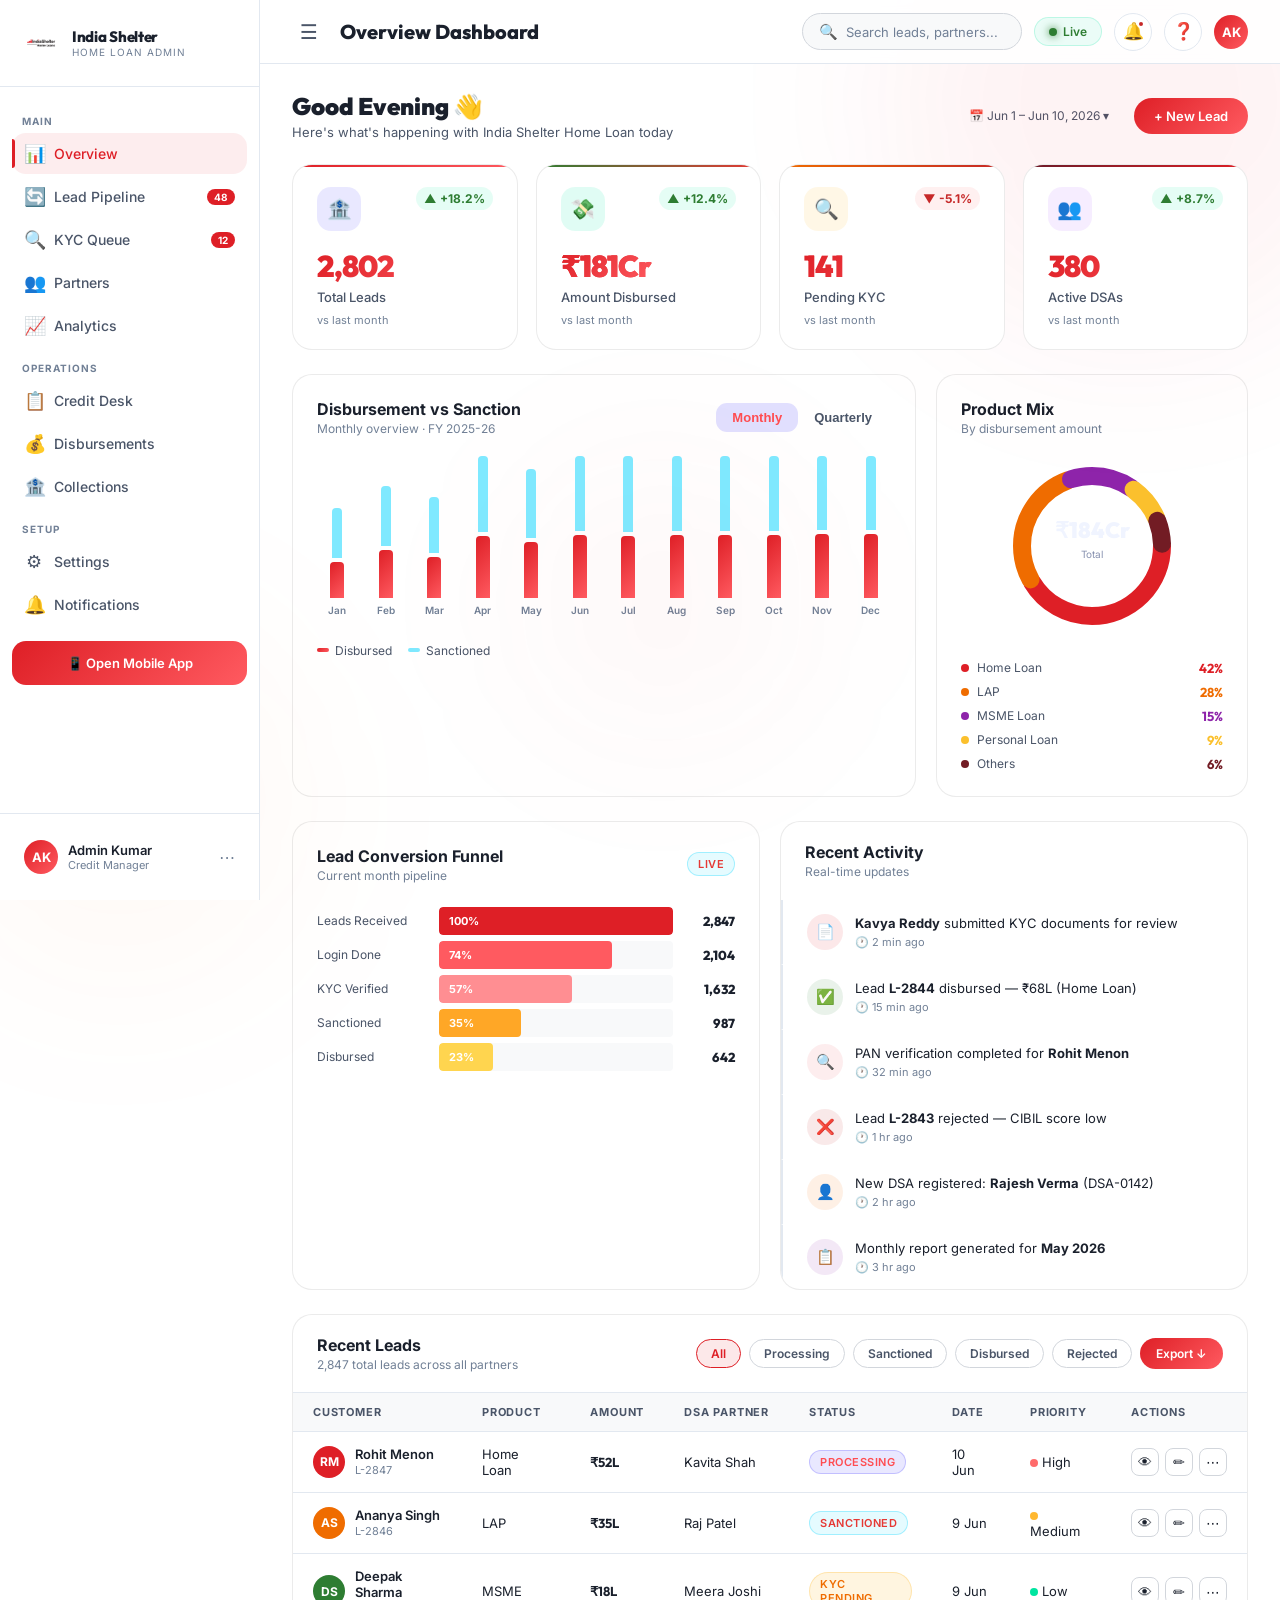
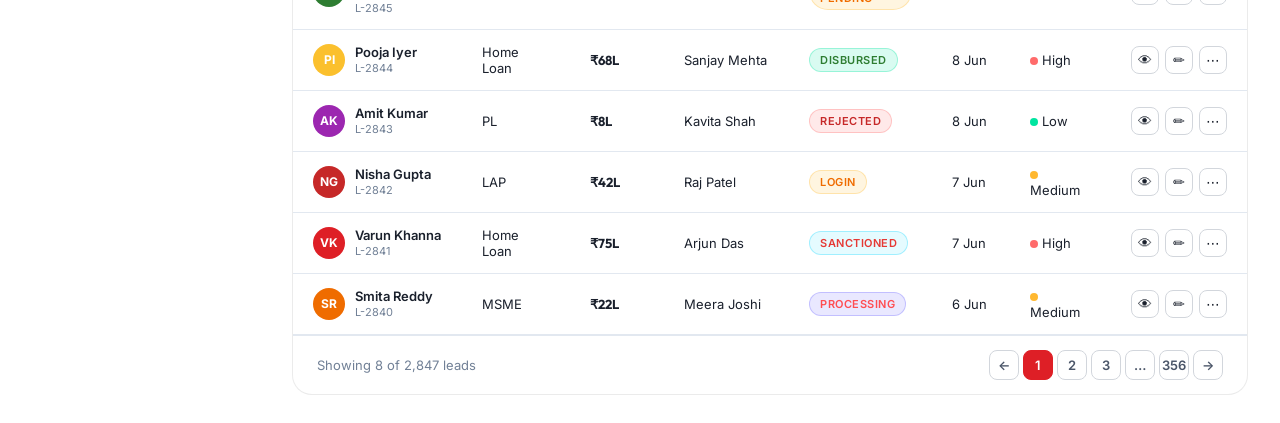
<file: dashboard.html>
<!DOCTYPE html>
<html lang="en">
<head>
  <meta charset="UTF-8">
  <meta name="viewport" content="width=device-width, initial-scale=1.0, maximum-scale=1.0, user-scalable=0, viewport-fit=cover">
  <meta name="description" content="India Shelter Home Loan — Lead Tracking & Partner Management Dashboard for DSA operations">
  <title>India Shelter Home Loan — Lead Dashboard</title>
  <link rel="stylesheet" href="css/style.css">
  <link rel="stylesheet" href="css/dashboard.css">
</head>
<body class="dashboard-view">

<!-- Background -->
<div class="bg-orb bg-orb-1"></div>
<div class="bg-orb bg-orb-2"></div>
<div class="bg-orb bg-orb-3"></div>

<!-- ═══════════════════════════════════════════════
     SIDEBAR
     ═══════════════════════════════════════════════ -->
<aside class="sidebar">
  <div class="sidebar-logo">
    <div class="sidebar-logo-icon" style="background:transparent; padding:2px;">
      <img src="icons/icon-192.png?v=3" alt="India Shelter Logo" style="width:100%;height:100%;object-fit:contain;border-radius:6px;">
    </div>
    <div class="sidebar-logo-text">
      <div class="sidebar-logo-name">India Shelter</div>
      <div class="sidebar-logo-sub">Home Loan Admin</div>
    </div>
  </div>

  <nav class="sidebar-nav">
    <div class="sidebar-section-label">Main</div>
    <div class="sidebar-item active" data-page="page-overview" id="nav-overview">
      <span class="sidebar-item-icon">📊</span>
      Overview
    </div>
    <div class="sidebar-item" data-page="page-pipeline" id="nav-pipeline">
      <span class="sidebar-item-icon">🔄</span>
      Lead Pipeline
      <span class="sidebar-badge">48</span>
    </div>
    <div class="sidebar-item" data-page="page-kyc" id="nav-kyc">
      <span class="sidebar-item-icon">🔍</span>
      KYC Queue
      <span class="sidebar-badge" style="background:var(--clr-amber)">12</span>
    </div>
    <div class="sidebar-item" data-page="page-partners" id="nav-partners">
      <span class="sidebar-item-icon">👥</span>
      Partners
    </div>
    <div class="sidebar-item" data-page="page-analytics" id="nav-analytics">
      <span class="sidebar-item-icon">📈</span>
      Analytics
    </div>

    <div class="sidebar-section-label">Operations</div>
    <div class="sidebar-item" onclick="alert('Coming soon!')">
      <span class="sidebar-item-icon">📋</span>
      Credit Desk
    </div>
    <div class="sidebar-item" onclick="alert('Coming soon!')">
      <span class="sidebar-item-icon">💰</span>
      Disbursements
    </div>
    <div class="sidebar-item" onclick="alert('Coming soon!')">
      <span class="sidebar-item-icon">🏦</span>
      Collections
    </div>

    <div class="sidebar-section-label">Setup</div>
    <div class="sidebar-item" onclick="alert('Coming soon!')">
      <span class="sidebar-item-icon">⚙️</span>
      Settings
    </div>
    <div class="sidebar-item" onclick="alert('Coming soon!')">
      <span class="sidebar-item-icon">🔔</span>
      Notifications
    </div>

    <div style="margin-top:16px">
      <a href="index.html" class="btn-primary" style="width:100%;text-decoration:none;font-size:13px;justify-content:center;border-radius:var(--radius-md)">
        📱 Open Mobile App
      </a>
    </div>
  </nav>

  <div class="sidebar-footer">
    <div class="sidebar-user">
      <div class="sidebar-user-avatar">AK</div>
      <div>
        <div class="sidebar-user-name">Admin Kumar</div>
        <div class="sidebar-user-role">Credit Manager</div>
      </div>
      <div style="margin-left:auto;font-size:16px;cursor:pointer;color:var(--text-muted)">⋯</div>
    </div>
  </div>
</aside>

<!-- ═══════════════════════════════════════════════
     MAIN CONTENT
     ═══════════════════════════════════════════════ -->
<main class="main-content">

  <!-- Top Header -->
  <header class="top-header">
    <div style="display:flex;align-items:center;gap:14px">
      <button id="sidebar-toggle" class="btn-ghost" style="font-size:20px;padding:8px">☰</button>
      <div class="top-header-title">Overview Dashboard</div>
    </div>
    <div class="top-header-right">
      <div class="header-search">
        <span style="color:var(--text-muted);font-size:15px">🔍</span>
        <input type="text" placeholder="Search leads, partners...">
      </div>
      <div style="display:flex;align-items:center;gap:6px;background:rgba(0,229,160,0.08);border:1px solid rgba(0,229,160,0.2);border-radius:var(--radius-full);padding:6px 14px">
        <span class="status-dot online"></span>
        <span style="font-size:12px;font-weight:600;color:var(--clr-emerald)">Live</span>
      </div>
      <button id="notif-btn" class="header-icon-btn tooltip" data-tip="Notifications">
        🔔
        <div class="notif-dot"></div>
      </button>
      <button class="header-icon-btn tooltip" data-tip="Help">❓</button>
      <div style="width:34px;height:34px;background:var(--grad-primary);border-radius:50%;display:flex;align-items:center;justify-content:center;font-size:13px;font-weight:700;color:white;cursor:pointer">AK</div>
    </div>
  </header>

  <!-- Notification Panel -->
  <div class="notification-panel" id="notif-panel">
    <div class="notif-header">
      <div style="font-size:14px;font-weight:700">Notifications</div>
      <div class="badge badge-primary">6 new</div>
    </div>
    <div class="notif-item unread">
      <div class="notif-item-title">🔍 New KYC submission</div>
      <div class="notif-item-text">Kavya Reddy has submitted all KYC documents</div>
      <div class="notif-item-time">2 minutes ago</div>
    </div>
    <div class="notif-item unread">
      <div class="notif-item-title">✅ Lead Disbursed</div>
      <div class="notif-item-text">L-2844 · ₹68L Home Loan disbursed successfully</div>
      <div class="notif-item-time">15 minutes ago</div>
    </div>
    <div class="notif-item unread">
      <div class="notif-item-title">⚠️ CIBIL Alert</div>
      <div class="notif-item-text">Lead L-2843 CIBIL score below threshold (612)</div>
      <div class="notif-item-time">1 hour ago</div>
    </div>
    <div class="notif-item">
      <div class="notif-item-title">👤 New DSA Registration</div>
      <div class="notif-item-text">Rajesh Kumar Sharma · DSA-08421 pending review</div>
      <div class="notif-item-time">2 hours ago</div>
    </div>
    <div style="padding:14px 20px;text-align:center">
      <span style="font-size:13px;color:var(--clr-primary-l);cursor:pointer;font-weight:600">View All Notifications →</span>
    </div>
  </div>

  <!-- ══ PAGE: OVERVIEW ══════════════════════════ -->
  <div id="page-overview" class="page-content">

    <!-- Page Title Bar -->
    <div style="display:flex;align-items:center;justify-content:space-between;margin-bottom:24px">
      <div>
        <h1 style="font-size:24px;font-weight:900;font-family:var(--font-display)">Good Evening 👋</h1>
        <p style="font-size:13px;color:var(--text-secondary);margin-top:3px">Here's what's happening with India Shelter Home Loan today</p>
      </div>
      <div style="display:flex;gap:10px;align-items:center">
        <div class="date-range">📅 Jun 1 – Jun 10, 2026 ▾</div>
        <button class="btn-primary" style="font-size:13px;padding:10px 20px">+ New Lead</button>
      </div>
    </div>

    <!-- KPI Cards -->
    <div class="kpi-grid" id="kpi-grid">
      <!-- rendered by JS -->
    </div>

    <!-- Charts Row -->
    <div class="charts-grid">
      <!-- Monthly Disbursement Bar Chart -->
      <div class="chart-card">
        <div class="chart-header">
          <div>
            <div class="chart-title">Disbursement vs Sanction</div>
            <div class="chart-sub">Monthly overview · FY 2025-26</div>
          </div>
          <div class="tab-row">
            <button class="tab-btn active" data-page="monthly">Monthly</button>
            <button class="tab-btn" data-page="quarterly">Quarterly</button>
          </div>
        </div>
        <div class="bar-chart" id="bar-chart"></div>
        <div style="display:flex;gap:16px;margin-top:14px;padding-top:12px;border-top:1px solid rgba(255,255,255,0.05)">
          <div style="display:flex;align-items:center;gap:6px;font-size:12px;color:var(--text-secondary)">
            <div style="width:12px;height:4px;background:var(--grad-primary);border-radius:2px"></div>Disbursed
          </div>
          <div style="display:flex;align-items:center;gap:6px;font-size:12px;color:var(--text-secondary)">
            <div style="width:12px;height:4px;background:rgba(0,212,255,0.5);border-radius:2px"></div>Sanctioned
          </div>
        </div>
      </div>

      <!-- Donut / Product Mix -->
      <div class="chart-card">
        <div class="chart-header">
          <div>
            <div class="chart-title">Product Mix</div>
            <div class="chart-sub">By disbursement amount</div>
          </div>
        </div>
        <div class="donut-chart-wrap">
          <div id="donut-svg"></div>
          <div class="donut-legend" id="donut-legend"></div>
        </div>
      </div>
    </div>

    <!-- Funnel + Activity Row -->
    <div style="display:grid;grid-template-columns:1fr 1fr;gap:20px;margin-bottom:24px">
      <!-- Lead Funnel -->
      <div class="chart-card">
        <div class="chart-header">
          <div>
            <div class="chart-title">Lead Conversion Funnel</div>
            <div class="chart-sub">Current month pipeline</div>
          </div>
          <span class="badge badge-cyan">Live</span>
        </div>
        <div class="funnel-chart" id="funnel-chart"></div>
      </div>

      <!-- Activity Feed -->
      <div class="chart-card" style="padding:0;overflow:hidden">
        <div style="padding:20px 24px;border-bottom:1px solid rgba(255,255,255,0.06)">
          <div class="chart-title">Recent Activity</div>
          <div class="chart-sub">Real-time updates</div>
        </div>
        <div class="activity-feed" id="activity-feed"></div>
      </div>
    </div>

    <!-- Lead Table -->
    <div class="data-table-wrap">
      <div class="data-table-header">
        <div>
          <div style="font-size:16px;font-weight:700">Recent Leads</div>
          <div style="font-size:12px;color:var(--text-muted);margin-top:2px">2,847 total leads across all partners</div>
        </div>
        <div class="table-filters">
          <div class="filter-pill active" data-filter="all">All</div>
          <div class="filter-pill" data-filter="processing">Processing</div>
          <div class="filter-pill" data-filter="sanctioned">Sanctioned</div>
          <div class="filter-pill" data-filter="disbursed">Disbursed</div>
          <div class="filter-pill" data-filter="rejected">Rejected</div>
          <button class="btn-primary" style="font-size:12px;padding:8px 16px">Export ↓</button>
        </div>
      </div>
      <div style="overflow-x:auto">
        <table>
          <thead>
            <tr>
              <th>Customer</th>
              <th>Product</th>
              <th>Amount</th>
              <th>DSA Partner</th>
              <th>Status</th>
              <th>Date</th>
              <th>Priority</th>
              <th>Actions</th>
            </tr>
          </thead>
          <tbody id="lead-tbody"></tbody>
        </table>
      </div>
      <div class="table-footer">
        <div style="font-size:13px;color:var(--text-muted)">Showing 8 of 2,847 leads</div>
        <div class="pagination">
          <div class="page-btn">←</div>
          <div class="page-btn active">1</div>
          <div class="page-btn">2</div>
          <div class="page-btn">3</div>
          <div class="page-btn">…</div>
          <div class="page-btn">356</div>
          <div class="page-btn">→</div>
        </div>
      </div>
    </div>
  </div>

  <!-- ══ PAGE: PIPELINE ══════════════════════════ -->
  <div id="page-pipeline" class="page-content">
    <div style="display:flex;align-items:center;justify-content:space-between;margin-bottom:24px">
      <div>
        <h1 style="font-size:24px;font-weight:900;font-family:var(--font-display)">Lead Pipeline</h1>
        <p style="font-size:13px;color:var(--text-secondary);margin-top:3px">48 active leads across 5 stages</p>
      </div>
      <div style="display:flex;gap:10px">
        <div class="date-range">📅 This Month ▾</div>
        <button class="btn-primary" style="font-size:13px;padding:10px 20px">+ Add Lead</button>
      </div>
    </div>

    <!-- Summary Row -->
    <div style="display:flex;gap:12px;margin-bottom:20px;overflow-x:auto;padding-bottom:4px">
      <div style="display:flex;align-items:center;gap:8px;padding:10px 16px;background:rgba(222,31,38,0.08);border:1px solid rgba(222,31,38,0.15);border-radius:var(--radius-full);white-space:nowrap">
        <span class="status-dot" style="background:#DE1F26;box-shadow:0 0 6px #DE1F26"></span>
        <span style="font-size:12px;font-weight:600;color:var(--clr-primary)">Lead In: 3</span>
      </div>
      <div style="display:flex;align-items:center;gap:8px;padding:10px 16px;background:rgba(239,108,0,0.08);border:1px solid rgba(239,108,0,0.15);border-radius:var(--radius-full);white-space:nowrap">
        <span class="status-dot" style="background:#EF6C00;box-shadow:0 0 6px #EF6C00"></span>
        <span style="font-size:12px;font-weight:600;color:var(--clr-cyan)">Login Done: 2</span>
      </div>
      <div style="display:flex;align-items:center;gap:8px;padding:10px 16px;background:rgba(251,192,45,0.08);border:1px solid rgba(251,192,45,0.15);border-radius:var(--radius-full);white-space:nowrap">
        <span class="status-dot" style="background:#FBC02D;box-shadow:0 0 6px #FBC02D"></span>
        <span style="font-size:12px;font-weight:600;color:var(--clr-amber)">KYC: 3</span>
      </div>
      <div style="display:flex;align-items:center;gap:8px;padding:10px 16px;background:rgba(156,39,176,0.08);border:1px solid rgba(156,39,176,0.15);border-radius:var(--radius-full);white-space:nowrap">
        <span class="status-dot" style="background:#9C27B0;box-shadow:0 0 6px #9C27B0"></span>
        <span style="font-size:12px;font-weight:600;color:var(--clr-purple)">Sanctioned: 2</span>
      </div>
      <div style="display:flex;align-items:center;gap:8px;padding:10px 16px;background:rgba(46,125,50,0.08);border:1px solid rgba(46,125,50,0.15);border-radius:var(--radius-full);white-space:nowrap">
        <span class="status-dot" style="background:#2E7D32;box-shadow:0 0 6px #2E7D32"></span>
        <span style="font-size:12px;font-weight:600;color:var(--clr-emerald)">Disbursed: 2</span>
      </div>
    </div>

    <!-- Kanban Board -->
    <div style="overflow-x:auto;padding-bottom:12px">
      <div class="kanban-board" id="kanban-board"></div>
    </div>
  </div>

  <!-- ══ PAGE: KYC QUEUE ═════════════════════════ -->
  <div id="page-kyc" class="page-content">
    <div style="display:flex;align-items:center;justify-content:space-between;margin-bottom:24px">
      <div>
        <h1 style="font-size:24px;font-weight:900;font-family:var(--font-display)">KYC Queue</h1>
        <p style="font-size:13px;color:var(--text-secondary);margin-top:3px">6 pending · 2 approved · 1 rejected</p>
      </div>
      <div style="display:flex;gap:10px">
        <div class="date-range">📅 Today ▾</div>
        <button class="btn-primary" style="font-size:13px;padding:10px 20px" onclick="window.open('index.html','_blank')">📱 Open Onboarding App</button>
      </div>
    </div>

    <!-- KYC Stats Row -->
    <div style="display:grid;grid-template-columns:repeat(4,1fr);gap:14px;margin-bottom:20px">
      <div class="glass-card" style="padding:18px;text-align:center">
        <div style="font-size:28px;font-weight:900;font-family:var(--font-display);color:var(--clr-amber)">12</div>
        <div style="font-size:12px;color:var(--text-muted);margin-top:4px">Pending Review</div>
      </div>
      <div class="glass-card" style="padding:18px;text-align:center">
        <div style="font-size:28px;font-weight:900;font-family:var(--font-display);color:var(--clr-cyan)">3</div>
        <div style="font-size:12px;color:var(--text-muted);margin-top:4px">In Review</div>
      </div>
      <div class="glass-card" style="padding:18px;text-align:center">
        <div style="font-size:28px;font-weight:900;font-family:var(--font-display);color:var(--clr-emerald)">24</div>
        <div style="font-size:12px;color:var(--text-muted);margin-top:4px">Approved Today</div>
      </div>
      <div class="glass-card" style="padding:18px;text-align:center">
        <div style="font-size:28px;font-weight:900;font-family:var(--font-display);color:var(--clr-coral)">2</div>
        <div style="font-size:12px;color:var(--text-muted);margin-top:4px">Rejected</div>
      </div>
    </div>

    <!-- KYC Table -->
    <div class="data-table-wrap">
      <div class="data-table-header">
        <div style="font-size:16px;font-weight:700">KYC Submissions</div>
        <div class="table-filters">
          <div class="filter-pill active">All</div>
          <div class="filter-pill">Pending</div>
          <div class="filter-pill">In Review</div>
          <div class="filter-pill">Approved</div>
          <div class="filter-pill">Rejected</div>
        </div>
      </div>
      <div style="overflow-x:auto">
        <table>
          <thead>
            <tr>
              <th>Partner</th>
              <th>Submitted</th>
              <th>Documents (PAN / Aadhaar / Selfie / Bank)</th>
              <th>Status</th>
              <th>Actions</th>
            </tr>
          </thead>
          <tbody id="kyc-tbody"></tbody>
        </table>
      </div>
    </div>

    <!-- Document Verification Criteria -->
    <div style="display:grid;grid-template-columns:repeat(4,1fr);gap:14px;margin-top:20px">
      <div class="glass-card" style="padding:16px">
        <div style="font-size:20px;margin-bottom:8px">📋</div>
        <div style="font-size:13px;font-weight:700;margin-bottom:4px">PAN Verification</div>
        <div style="font-size:11px;color:var(--text-muted);line-height:1.5">NSDL real-time check · Name match · Active PAN status</div>
      </div>
      <div class="glass-card" style="padding:16px">
        <div style="font-size:20px;margin-bottom:8px">🪪</div>
        <div style="font-size:13px;font-weight:700;margin-bottom:4px">Aadhaar OTP</div>
        <div style="font-size:11px;color:var(--text-muted);line-height:1.5">UIDAI OTP · Address verification · Photo match</div>
      </div>
      <div class="glass-card" style="padding:16px">
        <div style="font-size:20px;margin-bottom:8px">🤖</div>
        <div style="font-size:13px;font-weight:700;margin-bottom:4px">AI Face Match</div>
        <div style="font-size:11px;color:var(--text-muted);line-height:1.5">Live selfie vs Aadhaar · Liveness detection · 95%+ threshold</div>
      </div>
      <div class="glass-card" style="padding:16px">
        <div style="font-size:20px;margin-bottom:8px">🏦</div>
        <div style="font-size:13px;font-weight:700;margin-bottom:4px">Bank Penny Drop</div>
        <div style="font-size:11px;color:var(--text-muted);line-height:1.5">₹1 test transfer · IFSC validation · Name match</div>
      </div>
    </div>
  </div>

  <!-- ══ PAGE: PARTNERS ══════════════════════════ -->
  <div id="page-partners" class="page-content">
    <div style="display:flex;align-items:center;justify-content:space-between;margin-bottom:24px">
      <div>
        <h1 style="font-size:24px;font-weight:900;font-family:var(--font-display)">Partner Management</h1>
        <p style="font-size:13px;color:var(--text-secondary);margin-top:3px">386 active DSAs & partners</p>
      </div>
      <div style="display:flex;gap:10px">
        <button class="btn-outline" style="font-size:13px;padding:10px 20px">Export CSV</button>
        <button class="btn-primary" style="font-size:13px;padding:10px 20px" onclick="window.open('index.html','_blank')">+ Onboard Partner</button>
      </div>
    </div>

    <!-- Partner Type Cards -->
    <div style="display:grid;grid-template-columns:repeat(3,1fr);gap:16px;margin-bottom:24px">
      <div class="glass-card" style="padding:20px;background:linear-gradient(135deg,rgba(108,99,255,0.12),rgba(108,99,255,0.04))">
        <div style="display:flex;align-items:center;justify-content:space-between;margin-bottom:14px">
          <div style="font-size:13px;font-weight:700">DSA Partners</div>
          <span class="badge badge-primary">Primary</span>
        </div>
        <div style="font-size:36px;font-weight:900;font-family:var(--font-display);margin-bottom:4px">248</div>
        <div style="font-size:12px;color:var(--text-muted)">Avg. disbursement: ₹74L/month</div>
        <div style="margin-top:12px">
          <div class="prog-bar-wrap">
            <div class="prog-bar" style="width:68%;background:var(--grad-primary)"></div>
          </div>
          <div style="font-size:11px;color:var(--text-muted);margin-top:4px">68% of total volume</div>
        </div>
      </div>
      <div class="glass-card" style="padding:20px;background:linear-gradient(135deg,rgba(0,212,255,0.1),rgba(0,212,255,0.03))">
        <div style="display:flex;align-items:center;justify-content:space-between;margin-bottom:14px">
          <div style="font-size:13px;font-weight:700">Connectors</div>
          <span class="badge badge-cyan">Referral</span>
        </div>
        <div style="font-size:36px;font-weight:900;font-family:var(--font-display);margin-bottom:4px">104</div>
        <div style="font-size:12px;color:var(--text-muted)">Avg. referral: 4.2 leads/month</div>
        <div style="margin-top:12px">
          <div class="prog-bar-wrap">
            <div class="prog-bar" style="width:22%;background:linear-gradient(90deg,var(--clr-cyan),var(--clr-emerald))"></div>
          </div>
          <div style="font-size:11px;color:var(--text-muted);margin-top:4px">22% of total volume</div>
        </div>
      </div>
      <div class="glass-card" style="padding:20px;background:linear-gradient(135deg,rgba(0,229,160,0.1),rgba(0,229,160,0.03))">
        <div style="display:flex;align-items:center;justify-content:space-between;margin-bottom:14px">
          <div style="font-size:13px;font-weight:700">Co-Lenders</div>
          <span class="badge badge-success">Strategic</span>
        </div>
        <div style="font-size:36px;font-weight:900;font-family:var(--font-display);margin-bottom:4px">34</div>
        <div style="font-size:12px;color:var(--text-muted)">₹48Cr co-lending portfolio</div>
        <div style="margin-top:12px">
          <div class="prog-bar-wrap">
            <div class="prog-bar" style="width:10%;background:var(--grad-success)"></div>
          </div>
          <div style="font-size:11px;color:var(--text-muted);margin-top:4px">10% of total volume</div>
        </div>
      </div>
    </div>

    <!-- Partners Table -->
    <div class="data-table-wrap">
      <div class="data-table-header">
        <div style="font-size:16px;font-weight:700">All Partners</div>
        <div class="table-filters">
          <div class="filter-pill active">All</div>
          <div class="filter-pill">DSA</div>
          <div class="filter-pill">Connector</div>
          <div class="filter-pill">Co-lender</div>
          <input type="text" class="form-input" placeholder="Search partner..." style="width:180px;padding:7px 14px;font-size:13px">
        </div>
      </div>
      <div style="overflow-x:auto">
        <table>
          <thead>
            <tr>
              <th>Partner</th>
              <th>Type</th>
              <th>Leads</th>
              <th>Disbursed</th>
              <th>Rating</th>
              <th>Status</th>
              <th>Actions</th>
            </tr>
          </thead>
          <tbody id="partner-tbody"></tbody>
        </table>
      </div>
    </div>
  </div>

  <!-- ══ PAGE: ANALYTICS ════════════════════════ -->
  <div id="page-analytics" class="page-content">
    <div style="display:flex;align-items:center;justify-content:space-between;margin-bottom:24px">
      <div>
        <h1 style="font-size:24px;font-weight:900;font-family:var(--font-display)">Analytics</h1>
        <p style="font-size:13px;color:var(--text-secondary);margin-top:3px">In-depth performance metrics & trends</p>
      </div>
      <div style="display:flex;gap:10px">
        <div class="tab-row">
          <button class="tab-btn active">Daily</button>
          <button class="tab-btn">Weekly</button>
          <button class="tab-btn">Monthly</button>
          <button class="tab-btn">YTD</button>
        </div>
        <div class="date-range">📅 FY 2025-26 ▾</div>
      </div>
    </div>

    <!-- Analytics KPIs -->
    <div style="display:grid;grid-template-columns:repeat(4,1fr);gap:16px;margin-bottom:24px">
      <div class="glass-card" style="padding:18px">
        <div style="font-size:11px;color:var(--text-muted);font-weight:700;text-transform:uppercase;letter-spacing:0.8px;margin-bottom:8px">Avg. TAT (Days)</div>
        <div style="font-size:28px;font-weight:900;font-family:var(--font-display);color:var(--clr-cyan)">4.2</div>
        <div style="font-size:11px;color:var(--clr-emerald);margin-top:4px">▼ 1.3 days vs last month</div>
      </div>
      <div class="glass-card" style="padding:18px">
        <div style="font-size:11px;color:var(--text-muted);font-weight:700;text-transform:uppercase;letter-spacing:0.8px;margin-bottom:8px">Conversion Rate</div>
        <div style="font-size:28px;font-weight:900;font-family:var(--font-display);color:var(--clr-emerald)">22.6%</div>
        <div style="font-size:11px;color:var(--clr-emerald);margin-top:4px">▲ 3.2% vs last month</div>
      </div>
      <div class="glass-card" style="padding:18px">
        <div style="font-size:11px;color:var(--text-muted);font-weight:700;text-transform:uppercase;letter-spacing:0.8px;margin-bottom:8px">Avg. Ticket Size</div>
        <div style="font-size:28px;font-weight:900;font-family:var(--font-display);color:var(--clr-primary-l)">₹28.7L</div>
        <div style="font-size:11px;color:var(--clr-amber);margin-top:4px">▼ ₹2.1L vs last month</div>
      </div>
      <div class="glass-card" style="padding:18px">
        <div style="font-size:11px;color:var(--text-muted);font-weight:700;text-transform:uppercase;letter-spacing:0.8px;margin-bottom:8px">NPA Rate</div>
        <div style="font-size:28px;font-weight:900;font-family:var(--font-display);color:var(--clr-coral)">1.82%</div>
        <div style="font-size:11px;color:var(--clr-emerald);margin-top:4px">▼ 0.12% vs last month</div>
      </div>
    </div>

    <!-- Line Chart -->
    <div style="display:grid;grid-template-columns:2fr 1fr;gap:20px;margin-bottom:24px">
      <div class="chart-card">
        <div class="chart-header">
          <div>
            <div class="chart-title">Disbursement Trend</div>
            <div class="chart-sub">Monthly disbursement · FY 2025-26</div>
          </div>
          <div class="tab-row">
            <button class="tab-btn active">Amount</button>
            <button class="tab-btn">Count</button>
          </div>
        </div>
        <div id="line-chart-container"></div>
      </div>

      <!-- Top DSAs -->
      <div class="chart-card">
        <div class="chart-header">
          <div class="chart-title">Top DSA Partners</div>
        </div>
        <div id="top-dsa-list" style="display:flex;flex-direction:column;gap:12px"></div>
      </div>
    </div>

    <!-- Product-wise & State-wise -->
    <div style="display:grid;grid-template-columns:1fr 1fr;gap:20px">
      <!-- Product Performance -->
      <div class="chart-card">
        <div class="chart-header">
          <div class="chart-title">Product Performance</div>
        </div>
        <table style="width:100%">
          <thead>
            <tr>
              <th>Product</th>
              <th>Leads</th>
              <th>Disb. Amt</th>
              <th>Conv %</th>
              <th>NPA</th>
            </tr>
          </thead>
          <tbody id="product-tbody"></tbody>
        </table>
      </div>

      <!-- State-wise -->
      <div class="chart-card">
        <div class="chart-header">
          <div class="chart-title">State-wise Distribution</div>
        </div>
        <div id="state-list" style="display:flex;flex-direction:column;gap:10px"></div>
      </div>
    </div>
  </div>

</main>

<script src="js/dashboard.js"></script>
<script>
  // Register Service Worker
  if ('serviceWorker' in navigator) {
    window.addEventListener('load', () => {
      navigator.serviceWorker.register('/sw.js')
        .then(reg => {
          console.log('[India Shelter Dashboard] SW registered:', reg.scope);
        })
        .catch(err => console.log('[FinFlow Dashboard] SW failed:', err));
    });

    // Handle service worker updates: reload page when a new service worker takes over
    let refreshing = false;
    navigator.serviceWorker.addEventListener('controllerchange', () => {
      if (!refreshing) {
        refreshing = true;
        window.location.reload();
      }
    });
  }

  // Prevent pinch-to-zoom completely on mobile touch gestures
  document.addEventListener('touchstart', (event) => {
    if (event.touches.length > 1) {
      event.preventDefault();
    }
  }, { passive: false });

  // Prevent double-tap to zoom
  let lastTouchEnd = 0;
  document.addEventListener('touchend', (event) => {
    const now = (new Date()).getTime();
    if (now - lastTouchEnd <= 300) {
      event.preventDefault();
    }
    lastTouchEnd = now;
  }, { passive: false });
</script>
</body>
</html>
</file>
<file: css/style.css>
/* ============================================================
   NBFC DSA APP — Global Design System
   ============================================================ */

@import url('https://fonts.googleapis.com/css2?family=Inter:wght@300;400;500;600;700;800;900&family=Outfit:wght@300;400;500;600;700;800;900&display=swap');

/* ── CSS Custom Properties ── */
:root {
  --bg-primary:    #FFFFFF; /* pure white background */
  --bg-secondary:  #FFFFFF; /* white container background */
  --bg-card:       #FFFFFF; /* pure white cards */
  --bg-card-hover: #F1F3F5; 

  --clr-primary:   #DE1F26; /* India Shelter Red */
  --clr-primary-l: #FF4D52; /* Lighter red */
  --clr-cyan:      #E53935; /* Standard warm red */
  --clr-emerald:   #2E7D32; /* Success green */
  --clr-amber:     #EF6C00; /* Amber warning */
  --clr-coral:     #C62828; /* Coral red */
  --clr-purple:    #6A1B29; /* Deep wine red */

  --grad-primary:  linear-gradient(135deg, #DE1F26 0%, #FF5A60 100%);
  --grad-card:     linear-gradient(135deg, rgba(222,31,38,0.06) 0%, rgba(222,31,38,0.02) 100%);
  --grad-success:  linear-gradient(135deg, #2E7D32 0%, #4CAF50 100%);
  --grad-hero:     linear-gradient(180deg, #FFFFFF 0%, #F8F9FA 60%, #E9ECEF 100%);

  --border-glass:  1px solid rgba(0,0,0,0.08);
  --border-glow:   1px solid rgba(222,31,38,0.25);

  --shadow-card:   0 8px 30px rgba(0,0,0,0.04);
  --shadow-glow:   0 0 25px rgba(222,31,38,0.08);
  --shadow-cyan:   0 0 25px rgba(222,31,38,0.04);

  --text-primary:  #1A202C; /* Dark text */
  --text-secondary:#4A5568; /* Slate text */
  --text-muted:    #718096; /* Muted gray text */

  --radius-sm:  8px;
  --radius-md:  14px;
  --radius-lg:  20px;
  --radius-xl:  28px;
  --radius-full:9999px;

  --transition: all 0.3s cubic-bezier(0.4, 0, 0.2, 1);
  --transition-fast: all 0.15s ease;

  --font-ui:      'Inter', system-ui, sans-serif;
  --font-display: 'Outfit', system-ui, sans-serif;

  --zindex-modal: 1000;
  --zindex-overlay: 900;
  --zindex-nav: 800;
}

/* ── Reset ── */
*, *::before, *::after {
  box-sizing: border-box;
  margin: 0;
  padding: 0;
}

html {
  scroll-behavior: smooth;
  -webkit-text-size-adjust: 100%;
}

body {
  font-family: var(--font-ui);
  background: var(--bg-primary);
  color: var(--text-primary);
  min-height: 100vh;
  overflow-x: hidden;
  -webkit-font-smoothing: antialiased;
}

/* ── Typography ── */
h1, h2, h3, h4, h5, h6 {
  font-family: var(--font-display);
  font-weight: 700;
  line-height: 1.2;
}

/* ── Glassmorphism Card ── */
.glass-card {
  background: var(--bg-card);
  border: var(--border-glass);
  border-radius: var(--radius-lg);
  backdrop-filter: blur(20px);
  -webkit-backdrop-filter: blur(20px);
  box-shadow: var(--shadow-card);
  transition: var(--transition);
}

.glass-card:hover {
  background: var(--bg-card-hover);
  border-color: rgba(108,99,255,0.2);
  transform: translateY(-2px);
  box-shadow: var(--shadow-glow);
}

/* ── Gradient Button ── */
.btn-primary {
  display: inline-flex;
  align-items: center;
  justify-content: center;
  gap: 8px;
  padding: 14px 28px;
  background: var(--grad-primary);
  color: #fff;
  font-family: var(--font-ui);
  font-size: 15px;
  font-weight: 600;
  border: none;
  border-radius: var(--radius-full);
  cursor: pointer;
  text-decoration: none;
  transition: var(--transition);
  position: relative;
  overflow: hidden;
  white-space: nowrap;
}

.btn-primary::before {
  content: '';
  position: absolute;
  inset: 0;
  background: linear-gradient(135deg, rgba(255,255,255,0.15) 0%, transparent 60%);
  opacity: 0;
  transition: opacity 0.3s;
}

.btn-primary:hover::before { opacity: 1; }
.btn-primary:hover { transform: translateY(-1px); box-shadow: 0 8px 25px rgba(108,99,255,0.45); }
.btn-primary:active { transform: translateY(0); }

.btn-outline {
  display: inline-flex;
  align-items: center;
  justify-content: center;
  gap: 8px;
  padding: 13px 28px;
  background: transparent;
  color: var(--clr-primary-l);
  font-family: var(--font-ui);
  font-size: 15px;
  font-weight: 600;
  border: 1.5px solid rgba(108,99,255,0.5);
  border-radius: var(--radius-full);
  cursor: pointer;
  text-decoration: none;
  transition: var(--transition);
}

.btn-outline:hover {
  background: rgba(108,99,255,0.1);
  border-color: var(--clr-primary);
  color: #fff;
}

.btn-ghost {
  display: inline-flex;
  align-items: center;
  gap: 8px;
  padding: 10px 16px;
  background: transparent;
  color: var(--text-secondary);
  font-family: var(--font-ui);
  font-size: 14px;
  font-weight: 500;
  border: none;
  border-radius: var(--radius-md);
  cursor: pointer;
  transition: var(--transition-fast);
}

.btn-ghost:hover { background: #F1F3F5; color: var(--text-primary); }

/* ── Badge ── */
.badge {
  display: inline-flex;
  align-items: center;
  gap: 4px;
  padding: 4px 10px;
  border-radius: var(--radius-full);
  font-size: 11px;
  font-weight: 600;
  text-transform: uppercase;
  letter-spacing: 0.5px;
}

.badge-success { background: rgba(0,229,160,0.15); color: var(--clr-emerald); border: 1px solid rgba(0,229,160,0.3); }
.badge-warning { background: rgba(255,184,48,0.15); color: var(--clr-amber); border: 1px solid rgba(255,184,48,0.3); }
.badge-danger  { background: rgba(255,107,107,0.15); color: var(--clr-coral); border: 1px solid rgba(255,107,107,0.3); }
.badge-primary { background: rgba(108,99,255,0.15); color: var(--clr-primary-l); border: 1px solid rgba(108,99,255,0.3); }
.badge-cyan    { background: rgba(0,212,255,0.1); color: var(--clr-cyan); border: 1px solid rgba(0,212,255,0.3); }

/* ── Form Controls ── */
.form-group {
  display: flex;
  flex-direction: column;
  gap: 6px;
}

.form-label {
  font-size: 12px;
  font-weight: 600;
  color: var(--text-secondary);
  text-transform: uppercase;
  letter-spacing: 0.6px;
}

.form-input {
  width: 100%;
  padding: 13px 16px;
  background: rgba(255,255,255,0.04);
  border: 1px solid rgba(255,255,255,0.1);
  border-radius: var(--radius-md);
  color: var(--text-primary);
  font-family: var(--font-ui);
  font-size: 14px;
  outline: none;
  transition: var(--transition-fast);
}

.form-input::placeholder { color: var(--text-muted); }
.form-input:focus {
  border-color: var(--clr-primary);
  background: rgba(108,99,255,0.06);
  box-shadow: 0 0 0 3px rgba(108,99,255,0.12);
}

.form-select {
  appearance: none;
  -webkit-appearance: none;
  background-image: url("data:image/svg+xml,%3Csvg xmlns='http://www.w3.org/2000/svg' width='12' height='8' fill='none'%3E%3Cpath d='M1 1l5 5 5-5' stroke='%238892B0' stroke-width='1.5' stroke-linecap='round' stroke-linejoin='round'/%3E%3C/svg%3E");
  background-repeat: no-repeat;
  background-position: right 16px center;
  padding-right: 40px;
}

/* ── Animated Background Orbs ── */
.bg-orb {
  position: fixed;
  border-radius: 50%;
  filter: blur(80px);
  pointer-events: none;
  z-index: 0;
  animation: orb-float 8s ease-in-out infinite alternate;
}

.bg-orb-1 {
  width: 500px; height: 500px;
  background: rgba(222,31,38,0.05);
  top: -150px; right: -100px;
}

.bg-orb-2 {
  width: 400px; height: 400px;
  background: rgba(239,108,0,0.03);
  bottom: -100px; left: -80px;
  animation-delay: -4s;
}

.bg-orb-3 {
  width: 300px; height: 300px;
  background: rgba(222,31,38,0.03);
  top: 50%; left: 40%;
  animation-delay: -2s;
}

@keyframes orb-float {
  from { transform: translate(0, 0) scale(1); }
  to   { transform: translate(30px, -30px) scale(1.05); }
}

/* ── Progress Steps ── */
.step-dot {
  width: 8px; height: 8px;
  border-radius: 50%;
  background: #D2D6DC;
  transition: var(--transition);
}
.step-dot.active { background: var(--clr-primary); width: 24px; border-radius: 4px; }
.step-dot.done   { background: var(--clr-emerald); }

/* ── Shimmer Loader ── */
.shimmer {
  background: linear-gradient(90deg, rgba(255,255,255,0.04) 25%, rgba(255,255,255,0.08) 50%, rgba(255,255,255,0.04) 75%);
  background-size: 200% 100%;
  animation: shimmer 1.5s infinite;
  border-radius: var(--radius-sm);
}

@keyframes shimmer {
  0%   { background-position: 200% 0; }
  100% { background-position: -200% 0; }
}

/* ── Icon Circle ── */
.icon-circle {
  display: inline-flex;
  align-items: center;
  justify-content: center;
  border-radius: 50%;
  flex-shrink: 0;
}

/* ── Status Dot ── */
.status-dot {
  display: inline-block;
  width: 8px; height: 8px;
  border-radius: 50%;
  flex-shrink: 0;
}

.status-dot.online  { background: var(--clr-emerald); box-shadow: 0 0 8px var(--clr-emerald); }
.status-dot.pending { background: var(--clr-amber); box-shadow: 0 0 8px var(--clr-amber); animation: pulse-dot 2s infinite; }
.status-dot.error   { background: var(--clr-coral); box-shadow: 0 0 8px var(--clr-coral); }

@keyframes pulse-dot {
  0%, 100% { opacity: 1; transform: scale(1); }
  50%       { opacity: 0.6; transform: scale(0.8); }
}

/* ── Scrollbar ── */
::-webkit-scrollbar { width: 4px; height: 4px; }
::-webkit-scrollbar-track { background: transparent; }
::-webkit-scrollbar-thumb { background: rgba(0,0,0,0.15); border-radius: 4px; }
::-webkit-scrollbar-thumb:hover { background: rgba(222,31,38,0.4); }

/* ── Utility ── */
.flex-center { display: flex; align-items: center; justify-content: center; }
.flex-between { display: flex; align-items: center; justify-content: space-between; }
.text-gradient { background: var(--grad-primary); -webkit-background-clip: text; -webkit-text-fill-color: transparent; background-clip: text; }
.text-gradient-success { background: var(--grad-success); -webkit-background-clip: text; -webkit-text-fill-color: transparent; background-clip: text; }
.sr-only { position: absolute; width: 1px; height: 1px; padding: 0; margin: -1px; overflow: hidden; clip: rect(0,0,0,0); border: 0; }

/* ── Animations ── */
@keyframes fade-up {
  from { opacity: 0; transform: translateY(20px); }
  to   { opacity: 1; transform: translateY(0); }
}

@keyframes fade-in {
  from { opacity: 0; }
  to   { opacity: 1; }
}

@keyframes scale-in {
  from { opacity: 0; transform: scale(0.9); }
  to   { opacity: 1; transform: scale(1); }
}

@keyframes slide-right {
  from { opacity: 0; transform: translateX(-20px); }
  to   { opacity: 1; transform: translateX(0); }
}

@keyframes slide-left {
  from { opacity: 0; transform: translateX(20px); }
  to   { opacity: 1; transform: translateX(0); }
}

@keyframes spin {
  from { transform: rotate(0deg); }
  to   { transform: rotate(360deg); }
}

@keyframes bounce-in {
  0%   { transform: scale(0.3); opacity: 0; }
  50%  { transform: scale(1.05); }
  70%  { transform: scale(0.9); }
  100% { transform: scale(1); opacity: 1; }
}

@keyframes check-draw {
  from { stroke-dashoffset: 100; }
  to   { stroke-dashoffset: 0; }
}

@keyframes ring-pulse {
  0%, 100% { transform: scale(1); opacity: 0.5; }
  50%       { transform: scale(1.3); opacity: 0; }
}

.anim-fade-up   { animation: fade-up 0.5s ease forwards; }
.anim-fade-in   { animation: fade-in 0.4s ease forwards; }
.anim-scale-in  { animation: scale-in 0.35s ease forwards; }
.anim-slide-right { animation: slide-right 0.4s ease forwards; }
.anim-bounce-in { animation: bounce-in 0.6s cubic-bezier(0.36, 0.07, 0.19, 0.97) forwards; }

/* delay utilities */
.delay-100 { animation-delay: 0.1s; }
.delay-200 { animation-delay: 0.2s; }
.delay-300 { animation-delay: 0.3s; }
.delay-400 { animation-delay: 0.4s; }
.delay-500 { animation-delay: 0.5s; }

/* ── Form Controls & Other Component Overrides (Using CSS Vars) ── */
.form-input {
  background: var(--bg-input, #FFFFFF);
  border: 1px solid var(--border-input, #D2D6DC);
  color: var(--text-primary);
}
.form-input::placeholder {
  color: var(--text-placeholder, #9AA5B1);
}
.form-input:focus {
  border-color: var(--clr-primary);
  box-shadow: 0 0 0 3px rgba(222, 31, 38, 0.15);
}
.btn-outline {
  border: 1.5px solid rgba(222,31,38,0.5);
  color: var(--clr-primary);
}
.btn-outline:hover {
  background: rgba(222,31,38,0.08);
  border-color: var(--clr-primary);
  color: var(--clr-primary);
}
.shimmer {
  background: linear-gradient(90deg, rgba(0,0,0,0.03) 25%, rgba(0,0,0,0.06) 50%, rgba(0,0,0,0.03) 75%);
}
::-webkit-scrollbar-thumb {
  background: rgba(0,0,0,0.15);
}
::-webkit-scrollbar-thumb:hover {
  background: rgba(222,31,38,0.4);
}
body {
  color: var(--text-primary);
}
a {
  color: var(--clr-primary);
}

/* ── Dark Theme Overrides ── */
.dark-theme {
  --bg-primary:    #121212; /* dark background */
  --bg-secondary:  #1E1E1E; /* dark container background */
  --bg-card:       #1E1E1E; /* dark cards */
  --bg-card-hover: #2A2A2A; 

  --border-glass:  1px solid rgba(255,255,255,0.08);
  
  --shadow-card:   0 8px 30px rgba(0,0,0,0.4);

  --text-primary:  #E2E8F0; /* Light text */
  --text-secondary:#A0AEC0; /* Slate text */
  --text-muted:    #718096; /* Muted gray text */

  --bg-input:      #2D3748;
  --border-input:  #4A5568;
  --text-placeholder: #718096;
}

.dark-theme .shimmer {
  background: linear-gradient(90deg, rgba(255,255,255,0.03) 25%, rgba(255,255,255,0.06) 50%, rgba(255,255,255,0.03) 75%);
}
.dark-theme ::-webkit-scrollbar-thumb {
  background: rgba(255,255,255,0.15);
}
.dark-theme .glass-card {
  box-shadow: 0 4px 20px rgba(0,0,0,0.5);
}
.dark-theme .screen {
  background: var(--bg-primary);
}
.dark-theme .phone-frame {
  background: #000;
}
</file>
<file: css/dashboard.css>
/* ============================================================
   NBFC DSA APP — Dashboard Styles
   ============================================================ */

/* ── Layout ── */
body.dashboard-view {
  min-height: 100vh;
  background: var(--bg-primary);
  display: flex;
  overflow: hidden;
}

/* ── Sidebar ── */
.sidebar {
  width: 260px;
  min-height: 100vh;
  background: var(--bg-secondary);
  border-right: 1px solid #E2E8F0;
  display: flex;
  flex-direction: column;
  flex-shrink: 0;
  position: fixed;
  top: 0; left: 0; bottom: 0;
  z-index: var(--zindex-nav);
  transition: transform 0.3s ease;
}

.sidebar-logo {
  padding: 24px 22px;
  border-bottom: 1px solid #E2E8F0;
  display: flex;
  align-items: center;
  gap: 12px;
}

.sidebar-logo-icon {
  width: 38px; height: 38px;
  background: var(--grad-primary);
  border-radius: 10px;
  display: flex;
  align-items: center;
  justify-content: center;
  font-size: 18px;
  flex-shrink: 0;
}

.sidebar-logo-text {
  line-height: 1.2;
}

.sidebar-logo-name {
  font-size: 15px;
  font-weight: 800;
  font-family: var(--font-display);
  letter-spacing: -0.3px;
}

.sidebar-logo-sub {
  font-size: 10px;
  color: var(--text-muted);
  text-transform: uppercase;
  letter-spacing: 1px;
}

.sidebar-nav {
  flex: 1;
  padding: 12px 12px;
  overflow-y: auto;
}

.sidebar-section-label {
  font-size: 10px;
  font-weight: 700;
  color: var(--text-muted);
  text-transform: uppercase;
  letter-spacing: 1px;
  padding: 8px 10px 6px;
  margin-top: 8px;
}

.sidebar-item {
  display: flex;
  align-items: center;
  gap: 10px;
  padding: 10px 12px;
  border-radius: var(--radius-md);
  cursor: pointer;
  transition: var(--transition-fast);
  color: var(--text-secondary);
  font-size: 14px;
  font-weight: 500;
  position: relative;
  text-decoration: none;
  margin-bottom: 2px;
}

.sidebar-item:hover {
  background: #F1F3F5;
  color: var(--text-primary);
}

.sidebar-item.active {
  background: rgba(222,31,38,0.08);
  color: var(--clr-primary);
}

.sidebar-item.active::before {
  content: '';
  position: absolute;
  left: 0; top: 6px; bottom: 6px;
  width: 3px;
  background: var(--clr-primary);
  border-radius: 0 3px 3px 0;
}

.sidebar-item-icon {
  font-size: 18px;
  width: 20px;
  text-align: center;
  flex-shrink: 0;
}

.sidebar-badge {
  margin-left: auto;
  background: var(--clr-primary);
  color: white;
  font-size: 10px;
  font-weight: 700;
  padding: 2px 7px;
  border-radius: var(--radius-full);
}

.sidebar-footer {
  padding: 16px 12px;
  border-top: 1px solid #E2E8F0;
}

.sidebar-user {
  display: flex;
  align-items: center;
  gap: 10px;
  padding: 10px 12px;
  border-radius: var(--radius-md);
  cursor: pointer;
  transition: var(--transition-fast);
}

.sidebar-user:hover { background: #F1F3F5; }

.sidebar-user-avatar {
  width: 34px; height: 34px;
  border-radius: 50%;
  background: var(--grad-primary);
  display: flex;
  align-items: center;
  justify-content: center;
  font-size: 13px;
  font-weight: 700;
  color: white;
  flex-shrink: 0;
}

.sidebar-user-name {
  font-size: 13px;
  font-weight: 600;
}

.sidebar-user-role {
  font-size: 11px;
  color: var(--text-muted);
}

/* ── Main Content ── */
.main-content {
  flex: 1;
  margin-left: 260px;
  min-height: 100vh;
  display: flex;
  flex-direction: column;
  overflow-y: auto;
  overflow-x: hidden;
}

.top-header {
  position: sticky;
  top: 0;
  z-index: 50;
  background: rgba(255,255,255,0.92);
  backdrop-filter: blur(20px);
  border-bottom: 1px solid #E2E8F0;
  padding: 0 32px;
  height: 64px;
  display: flex;
  align-items: center;
  justify-content: space-between;
  gap: 20px;
}

.top-header-title {
  font-size: 20px;
  font-weight: 800;
  font-family: var(--font-display);
}

.top-header-right {
  display: flex;
  align-items: center;
  gap: 12px;
}

.header-search {
  display: flex;
  align-items: center;
  gap: 8px;
  background: #F8F9FA;
  border: 1px solid #D2D6DC;
  border-radius: var(--radius-full);
  padding: 8px 16px;
  transition: var(--transition-fast);
  width: 220px;
}

.header-search:focus-within {
  border-color: rgba(222,31,38,0.4);
  background: #FFFFFF;
  width: 280px;
}

.header-search input {
  background: none;
  border: none;
  outline: none;
  color: var(--text-primary);
  font-size: 13px;
  font-family: var(--font-ui);
  width: 100%;
}

.header-search input::placeholder { color: var(--text-muted); }

.header-icon-btn {
  width: 38px; height: 38px;
  border-radius: 50%;
  background: #FFFFFF;
  border: 1px solid #E2E8F0;
  display: flex;
  align-items: center;
  justify-content: center;
  font-size: 17px;
  cursor: pointer;
  transition: var(--transition-fast);
  position: relative;
}

.header-icon-btn:hover { background: #F1F3F5; border-color: #D2D6DC; }

.notif-dot {
  position: absolute;
  top: 6px; right: 6px;
  width: 8px; height: 8px;
  background: var(--clr-coral);
  border-radius: 50%;
  border: 2px solid var(--bg-primary);
}

/* ── Dashboard Page ── */
.page-content {
  padding: 28px 32px;
  flex: 1;
  display: none;
}

.page-content.active { display: block; }

/* KPI Cards */
.kpi-grid {
  display: grid;
  grid-template-columns: repeat(4, 1fr);
  gap: 18px;
  margin-bottom: 24px;
}

@media (max-width: 1200px) {
  .kpi-grid { grid-template-columns: repeat(2, 1fr); }
}

.kpi-card {
  background: var(--bg-card);
  border: var(--border-glass);
  border-radius: var(--radius-lg);
  padding: 22px 24px;
  position: relative;
  overflow: hidden;
  transition: var(--transition);
}

.kpi-card::before {
  content: '';
  position: absolute;
  top: 0; left: 0; right: 0;
  height: 2px;
}

.kpi-card:nth-child(1)::before { background: var(--grad-primary); }
.kpi-card:nth-child(2)::before { background: linear-gradient(90deg, var(--clr-emerald), var(--clr-cyan)); }
.kpi-card:nth-child(3)::before { background: linear-gradient(90deg, var(--clr-amber), var(--clr-coral)); }
.kpi-card:nth-child(4)::before { background: linear-gradient(90deg, var(--clr-purple), var(--clr-primary)); }

.kpi-card:hover {
  transform: translateY(-3px);
  box-shadow: var(--shadow-glow);
  border-color: rgba(108,99,255,0.2);
}

.kpi-top {
  display: flex;
  align-items: flex-start;
  justify-content: space-between;
  margin-bottom: 16px;
}

.kpi-icon {
  width: 44px; height: 44px;
  border-radius: var(--radius-md);
  display: flex;
  align-items: center;
  justify-content: center;
  font-size: 20px;
}

.kpi-trend {
  display: flex;
  align-items: center;
  gap: 3px;
  font-size: 12px;
  font-weight: 700;
  padding: 4px 8px;
  border-radius: var(--radius-full);
}

.kpi-trend.up { background: rgba(0,229,160,0.1); color: var(--clr-emerald); }
.kpi-trend.down { background: rgba(255,107,107,0.1); color: var(--clr-coral); }

.kpi-value {
  font-size: 30px;
  font-weight: 900;
  font-family: var(--font-display);
  letter-spacing: -1px;
  margin-bottom: 4px;
}

.kpi-label {
  font-size: 13px;
  color: var(--text-secondary);
  font-weight: 500;
}

.kpi-sub {
  font-size: 11px;
  color: var(--text-muted);
  margin-top: 8px;
}

/* Charts Grid */
.charts-grid {
  display: grid;
  grid-template-columns: 2fr 1fr;
  gap: 20px;
  margin-bottom: 24px;
}

@media (max-width: 1100px) {
  .charts-grid { grid-template-columns: 1fr; }
}

.chart-card {
  background: var(--bg-card);
  border: var(--border-glass);
  border-radius: var(--radius-lg);
  padding: 24px;
}

.chart-header {
  display: flex;
  align-items: center;
  justify-content: space-between;
  margin-bottom: 20px;
}

.chart-title {
  font-size: 16px;
  font-weight: 700;
}

.chart-sub {
  font-size: 12px;
  color: var(--text-muted);
  margin-top: 2px;
}

/* Mini bar chart */
.bar-chart {
  display: flex;
  align-items: flex-end;
  gap: 8px;
  height: 160px;
}

.bar-group {
  flex: 1;
  display: flex;
  flex-direction: column;
  align-items: center;
  gap: 6px;
  height: 100%;
  justify-content: flex-end;
}

.bar-wrap {
  flex: 1;
  width: 100%;
  display: flex;
  flex-direction: column;
  align-items: center;
  justify-content: flex-end;
  gap: 2px;
}

.bar {
  width: 22px;
  border-radius: 4px 4px 0 0;
  min-height: 4px;
  transition: height 1s cubic-bezier(0.4, 0, 0.2, 1);
  cursor: pointer;
  position: relative;
}

.bar-disbursed { background: var(--grad-primary); }
.bar-sanctioned { background: rgba(0,212,255,0.5); }

.bar:hover::after {
  content: attr(data-val);
  position: absolute;
  bottom: 100%;
  left: 50%;
  transform: translateX(-50%);
  background: rgba(0,0,0,0.8);
  color: white;
  font-size: 10px;
  padding: 3px 7px;
  border-radius: 4px;
  white-space: nowrap;
  margin-bottom: 4px;
}

.bar-label {
  font-size: 10px;
  color: var(--text-muted);
  font-weight: 600;
}

/* Donut chart placeholder */
.donut-chart-wrap {
  display: flex;
  flex-direction: column;
  align-items: center;
  gap: 20px;
}

.donut-svg { transform-origin: center; }

.donut-legend {
  width: 100%;
  display: flex;
  flex-direction: column;
  gap: 8px;
}

.legend-item {
  display: flex;
  align-items: center;
  justify-content: space-between;
}

.legend-dot {
  width: 8px; height: 8px;
  border-radius: 50%;
  margin-right: 8px;
  flex-shrink: 0;
}

.legend-label {
  font-size: 12px;
  color: var(--text-secondary);
  flex: 1;
}

.legend-value {
  font-size: 13px;
  font-weight: 700;
  font-family: var(--font-display);
}

/* ── Funnel Chart ── */
.funnel-chart {
  display: flex;
  flex-direction: column;
  gap: 6px;
  padding: 4px 0;
}

.funnel-bar-row {
  display: flex;
  align-items: center;
  gap: 12px;
}

.funnel-label {
  font-size: 12px;
  color: var(--text-secondary);
  width: 110px;
  flex-shrink: 0;
}

.funnel-bar-wrap {
  flex: 1;
  height: 28px;
  background: rgba(255,255,255,0.04);
  border-radius: 4px;
  overflow: hidden;
}

.funnel-bar {
  height: 100%;
  border-radius: 4px;
  display: flex;
  align-items: center;
  padding-left: 10px;
  font-size: 11px;
  font-weight: 700;
  color: rgba(255,255,255,0.9);
  transition: width 1.2s cubic-bezier(0.4, 0, 0.2, 1);
}

.funnel-count {
  font-size: 13px;
  font-weight: 800;
  font-family: var(--font-display);
  width: 50px;
  text-align: right;
  color: var(--text-primary);
}

/* ── Tables ── */
.data-table-wrap {
  background: var(--bg-card);
  border: var(--border-glass);
  border-radius: var(--radius-lg);
  overflow: hidden;
}

.data-table-header {
  padding: 20px 24px;
  display: flex;
  align-items: center;
  justify-content: space-between;
  border-bottom: 1px solid rgba(255,255,255,0.06);
  gap: 12px;
}

.table-filters {
  display: flex;
  gap: 8px;
  align-items: center;
}

.filter-pill {
  padding: 6px 14px;
  border-radius: var(--radius-full);
  font-size: 12px;
  font-weight: 600;
  cursor: pointer;
  transition: var(--transition-fast);
  background: #FFFFFF;
  border: 1px solid #D2D6DC;
  color: var(--text-secondary);
}

.filter-pill:hover { color: var(--text-primary); background: #F1F3F5; }
.filter-pill.active { background: rgba(222,31,38,0.1); border-color: var(--clr-primary); color: var(--clr-primary); }

table {
  width: 100%;
  border-collapse: collapse;
}

thead th {
  padding: 12px 20px;
  text-align: left;
  font-size: 11px;
  font-weight: 700;
  text-transform: uppercase;
  letter-spacing: 0.8px;
  color: var(--text-secondary);
  background: #F8F9FA;
  border-bottom: 1px solid #E2E8F0;
  white-space: nowrap;
}

tbody tr {
  border-bottom: 1px solid #E2E8F0;
  transition: var(--transition-fast);
}

tbody tr:hover { background: rgba(222,31,38,0.01); }
tbody tr:last-child { border-bottom: none; }

tbody td {
  padding: 14px 20px;
  font-size: 13px;
  color: var(--text-primary);
  vertical-align: middle;
}

.td-name {
  display: flex;
  align-items: center;
  gap: 10px;
}

.td-avatar {
  width: 32px; height: 32px;
  border-radius: 50%;
  display: flex;
  align-items: center;
  justify-content: center;
  font-size: 12px;
  font-weight: 700;
  color: white;
  flex-shrink: 0;
}

.td-primary { font-weight: 600; }
.td-secondary { font-size: 11px; color: var(--text-muted); margin-top: 1px; }

.table-actions {
  display: flex;
  gap: 6px;
}

.action-btn {
  width: 28px; height: 28px;
  border-radius: 8px;
  display: flex;
  align-items: center;
  justify-content: center;
  font-size: 14px;
  cursor: pointer;
  transition: var(--transition-fast);
  background: rgba(255,255,255,0.04);
  border: 1px solid rgba(255,255,255,0.07);
}

.action-btn:hover { background: rgba(108,99,255,0.12); border-color: rgba(108,99,255,0.3); }

.table-footer {
  padding: 14px 24px;
  display: flex;
  align-items: center;
  justify-content: space-between;
  border-top: 1px solid rgba(255,255,255,0.05);
}

.pagination {
  display: flex;
  gap: 4px;
}

.page-btn {
  width: 30px; height: 30px;
  border-radius: 8px;
  display: flex;
  align-items: center;
  justify-content: center;
  font-size: 13px;
  font-weight: 600;
  cursor: pointer;
  transition: var(--transition-fast);
  background: rgba(255,255,255,0.04);
  border: 1px solid rgba(255,255,255,0.07);
  color: var(--text-secondary);
}

.page-btn:hover { background: rgba(255,255,255,0.08); color: var(--text-primary); }
.page-btn.active { background: var(--clr-primary); border-color: var(--clr-primary); color: white; }

/* ── Kanban Board ── */
.kanban-board {
  display: grid;
  grid-template-columns: repeat(5, 1fr);
  gap: 14px;
  min-height: 500px;
  overflow-x: auto;
}

.kanban-col {
  background: rgba(255,255,255,0.02);
  border: 1px solid rgba(255,255,255,0.05);
  border-radius: var(--radius-lg);
  min-width: 220px;
  display: flex;
  flex-direction: column;
}

.kanban-col-header {
  padding: 14px 16px;
  border-bottom: 1px solid rgba(255,255,255,0.05);
  display: flex;
  align-items: center;
  justify-content: space-between;
}

.kanban-col-title {
  font-size: 13px;
  font-weight: 700;
  display: flex;
  align-items: center;
  gap: 8px;
}

.kanban-col-count {
  font-size: 11px;
  background: rgba(255,255,255,0.06);
  color: var(--text-secondary);
  padding: 2px 7px;
  border-radius: var(--radius-full);
  font-weight: 600;
}

.kanban-col-body {
  flex: 1;
  padding: 10px;
  display: flex;
  flex-direction: column;
  gap: 8px;
}

.kanban-card {
  background: var(--bg-card);
  border: var(--border-glass);
  border-radius: var(--radius-md);
  padding: 12px 14px;
  cursor: pointer;
  transition: var(--transition);
}

.kanban-card:hover {
  background: var(--bg-card-hover);
  border-color: rgba(108,99,255,0.2);
  transform: translateY(-1px);
  box-shadow: 0 4px 16px rgba(0,0,0,0.3);
}

.kanban-card-name {
  font-size: 13px;
  font-weight: 700;
  margin-bottom: 4px;
}

.kanban-card-meta {
  font-size: 11px;
  color: var(--text-muted);
  margin-bottom: 10px;
}

.kanban-card-footer {
  display: flex;
  align-items: center;
  justify-content: space-between;
}

.kanban-card-amount {
  font-size: 13px;
  font-weight: 800;
  font-family: var(--font-display);
}

.kanban-priority {
  width: 8px; height: 8px;
  border-radius: 50%;
}

/* ── Activity Feed ── */
.activity-feed {
  display: flex;
  flex-direction: column;
  gap: 0;
}

.activity-item {
  display: flex;
  gap: 12px;
  padding: 14px 24px;
  border-bottom: 1px solid rgba(255,255,255,0.04);
  transition: var(--transition-fast);
}

.activity-item:hover { background: rgba(255,255,255,0.02); }
.activity-item:last-child { border-bottom: none; }

.activity-icon {
  width: 36px; height: 36px;
  border-radius: 50%;
  display: flex;
  align-items: center;
  justify-content: center;
  font-size: 15px;
  flex-shrink: 0;
}

.activity-content { flex: 1; min-width: 0; }
.activity-text { font-size: 13px; line-height: 1.4; }
.activity-time { font-size: 11px; color: var(--text-muted); margin-top: 3px; }

/* ── KYC Queue ── */
.kyc-queue-item {
  display: grid;
  grid-template-columns: 2fr 1fr 1fr 1fr auto;
  align-items: center;
  gap: 16px;
  padding: 16px 24px;
  border-bottom: 1px solid rgba(255,255,255,0.04);
  transition: var(--transition-fast);
}

.kyc-queue-item:hover { background: rgba(255,255,255,0.02); }

/* ── Analytics Charts ── */
.analytics-grid {
  display: grid;
  grid-template-columns: 1fr 1fr;
  gap: 20px;
  margin-bottom: 24px;
}

.line-chart-svg {
  width: 100%;
  overflow: visible;
}

/* Sparkline */
.sparkline {
  width: 60px;
  height: 30px;
}

/* ── Toggle Tabs ── */
.tab-row {
  display: flex;
  gap: 0;
  background: rgba(255,255,255,0.04);
  border-radius: var(--radius-md);
  padding: 3px;
  width: fit-content;
}

.tab-btn {
  padding: 7px 16px;
  border-radius: calc(var(--radius-md) - 3px);
  font-size: 13px;
  font-weight: 600;
  cursor: pointer;
  transition: var(--transition-fast);
  color: var(--text-secondary);
  border: none;
  background: none;
}

.tab-btn.active {
  background: rgba(108,99,255,0.2);
  color: var(--clr-primary-l);
}

/* ── Date Range Picker ── */
.date-range {
  display: flex;
  align-items: center;
  gap: 8px;
  background: rgba(255,255,255,0.04);
  border: 1px solid rgba(255,255,255,0.08);
  border-radius: var(--radius-md);
  padding: 7px 14px;
  font-size: 12px;
  color: var(--text-secondary);
  cursor: pointer;
  transition: var(--transition-fast);
}

.date-range:hover { border-color: rgba(108,99,255,0.3); color: var(--text-primary); }

/* ── Progress Bar ── */
.prog-bar-wrap {
  background: rgba(255,255,255,0.06);
  border-radius: 4px;
  height: 6px;
  overflow: hidden;
}

.prog-bar {
  height: 100%;
  border-radius: 4px;
  transition: width 1s ease;
}

/* ── Responsive ── */
@media (max-width: 1024px) {
  .sidebar { transform: translateX(-100%); }
  .sidebar.open { transform: translateX(0); }
  .main-content { margin-left: 0; }
}

@media (max-width: 768px) {
  .page-content { padding: 16px; }
  .kpi-grid { grid-template-columns: 1fr 1fr; }
  .charts-grid { grid-template-columns: 1fr; }
  .kanban-board { grid-template-columns: repeat(5, 200px); }
}

/* ── Notification Popup ── */
.notification-panel {
  position: fixed;
  top: 70px; right: 20px;
  width: 320px;
  background: var(--bg-secondary);
  border: var(--border-glass);
  border-radius: var(--radius-lg);
  box-shadow: 0 20px 60px rgba(0,0,0,0.5);
  z-index: var(--zindex-modal);
  animation: scale-in 0.2s ease forwards;
  overflow: hidden;
  display: none;
}

.notification-panel.visible { display: block; }

.notif-header {
  padding: 16px 20px;
  border-bottom: 1px solid rgba(255,255,255,0.06);
  display: flex;
  align-items: center;
  justify-content: space-between;
}

.notif-item {
  padding: 14px 20px;
  border-bottom: 1px solid rgba(255,255,255,0.04);
  transition: var(--transition-fast);
  cursor: pointer;
}

.notif-item:hover { background: rgba(255,255,255,0.03); }
.notif-item.unread { background: rgba(108,99,255,0.04); }

.notif-item-title { font-size: 13px; font-weight: 600; margin-bottom: 3px; }
.notif-item-text  { font-size: 12px; color: var(--text-secondary); }
.notif-item-time  { font-size: 11px; color: var(--text-muted); margin-top: 4px; }

/* ── Tooltip ── */
.tooltip {
  position: relative;
}

.tooltip::before {
  content: attr(data-tip);
  position: absolute;
  bottom: 110%;
  left: 50%;
  transform: translateX(-50%);
  background: rgba(0,0,0,0.9);
  color: white;
  font-size: 11px;
  padding: 5px 10px;
  border-radius: 6px;
  white-space: nowrap;
  opacity: 0;
  pointer-events: none;
  transition: opacity 0.2s;
}

.tooltip:hover::before { opacity: 1; }

/* ── Light Theme Dashboard Overrides ── */
.sidebar {
  border-right: 1px solid #E2E8F0 !important;
}
.sidebar-logo {
  border-bottom: 1px solid #E2E8F0 !important;
}
.sidebar-logo-sub {
  color: var(--text-muted) !important;
}
.sidebar-item:hover {
  background: #F1F3F5 !important;
  color: var(--text-primary) !important;
}
.sidebar-item.active {
  background: rgba(222,31,38,0.08) !important;
  color: var(--clr-primary) !important;
}
.sidebar-item.active::before {
  background: var(--clr-primary) !important;
}
.sidebar-badge {
  background: var(--clr-primary) !important;
  color: white !important;
}
.sidebar-footer {
  border-top: 1px solid #E2E8F0 !important;
}
.sidebar-user:hover {
  background: #F1F3F5 !important;
}
.top-header {
  background: rgba(255,255,255,0.85) !important;
  border-bottom: 1px solid #E2E8F0 !important;
  color: var(--text-primary) !important;
}
.header-search {
  background: #F8F9FA !important;
  border: 1px solid #D2D6DC !important;
}
.header-search:focus-within {
  border-color: rgba(222,31,38,0.4) !important;
  background: #FFFFFF !important;
}
.header-icon-btn {
  background: #FFFFFF !important;
  border: 1px solid #E2E8F0 !important;
  color: var(--text-primary) !important;
}
.header-icon-btn:hover {
  background: #F1F3F5 !important;
  border-color: #D2D6DC !important;
}
.funnel-bar-wrap {
  background: #F8F9FA !important;
}
.funnel-bar {
  color: white !important;
}
.funnel-count {
  color: var(--text-primary) !important;
}
.data-table-header {
  border-bottom: 1px solid #E2E8F0 !important;
}
.filter-pill {
  background: #FFFFFF !important;
  border: 1px solid #D2D6DC !important;
  color: var(--text-secondary) !important;
}
.filter-pill:hover {
  color: var(--text-primary) !important;
  background: #F1F3F5 !important;
}
.filter-pill.active {
  background: rgba(222,31,38,0.1) !important;
  border-color: var(--clr-primary) !important;
  color: var(--clr-primary) !important;
}
thead th {
  background: #F8F9FA !important;
  border-bottom: 1px solid #E2E8F0 !important;
  color: var(--text-secondary) !important;
}
tbody tr {
  border-bottom: 1px solid #E2E8F0 !important;
}
tbody tr:hover {
  background: rgba(222,31,38,0.01) !important;
}
.action-btn {
  background: #FFFFFF !important;
  border: 1px solid #D2D6DC !important;
}
.action-btn:hover {
  background: rgba(222,31,38,0.08) !important;
  border-color: var(--clr-primary) !important;
  color: var(--clr-primary) !important;
}
.table-footer {
  border-top: 1px solid #E2E8F0 !important;
}
.page-btn {
  background: #FFFFFF !important;
  border: 1px solid #D2D6DC !important;
  color: var(--text-secondary) !important;
}
.page-btn:hover {
  background: #F1F3F5 !important;
  color: var(--text-primary) !important;
}
.page-btn.active {
  background: var(--clr-primary) !important;
  border-color: var(--clr-primary) !important;
  color: white !important;
}
.kanban-col {
  background: #FFFFFF !important;
  border: 1px solid #E2E8F0 !important;
}
.kanban-col-header {
  border-bottom: 1px solid #E2E8F0 !important;
  background: #F8F9FA !important;
}
.kanban-col-count {
  background: #E2E8F0 !important;
  color: var(--text-secondary) !important;
}
.kanban-card {
  background: #FFFFFF !important;
  border: 1px solid #E2E8F0 !important;
  box-shadow: 0 4px 6px rgba(0,0,0,0.02) !important;
}
.kanban-card:hover {
  background: #FFFFFF !important;
  border-color: rgba(222,31,38,0.3) !important;
  box-shadow: 0 8px 16px rgba(222,31,38,0.06) !important;
}
.activity-item {
  border-left: 2px solid #E2E8F0 !important;
}
.notif-header {
  border-bottom: 1px solid #E2E8F0 !important;
}
.notif-item {
  border-bottom: 1px solid #E2E8F0 !important;
}
.notif-item:hover {
  background: #F8F9FA !important;
}
.notif-item.unread {
  background: rgba(222,31,38,0.04) !important;
}
.notification-panel {
  background: #FFFFFF !important;
  border: 1px solid #E2E8F0 !important;
  box-shadow: 0 10px 30px rgba(0,0,0,0.08) !important;
}
.top-header-title {
  color: var(--text-primary) !important;
}
.sidebar-logo-name {
  color: var(--text-primary) !important;
}
</file>
